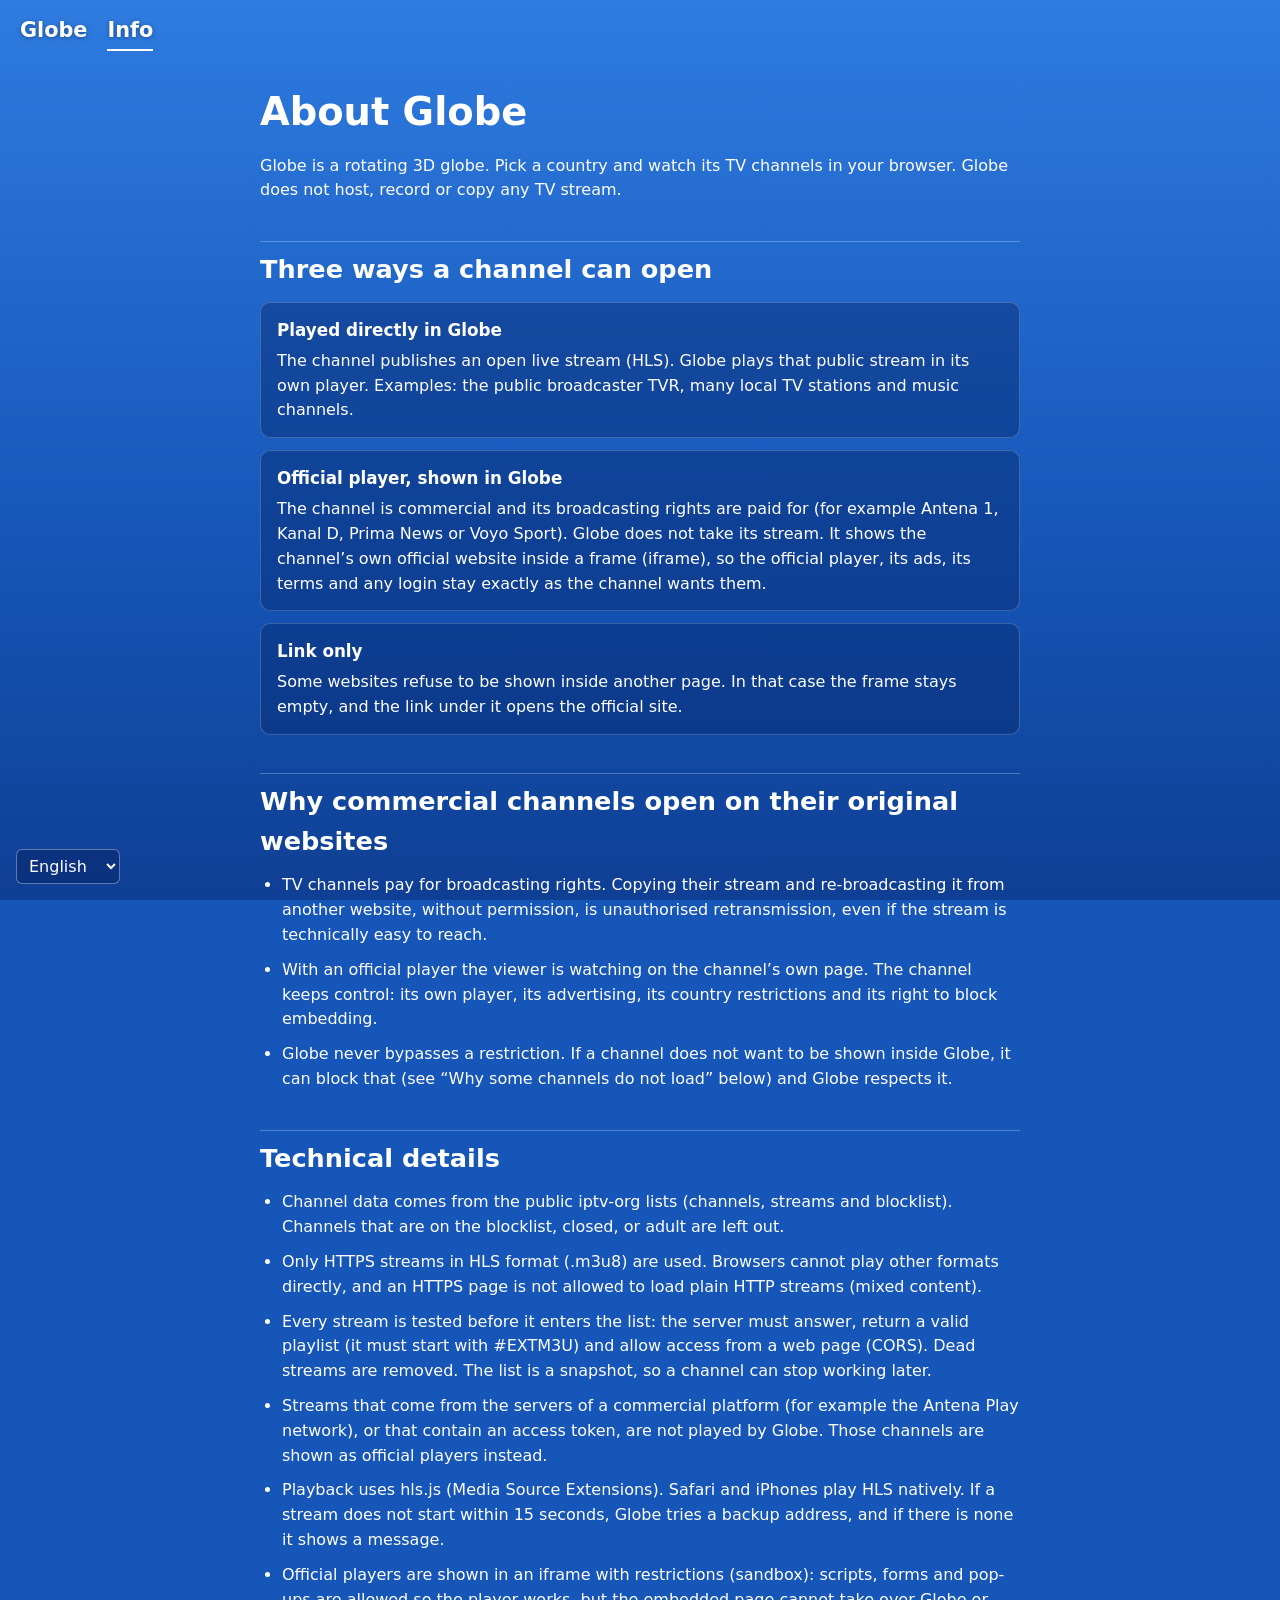
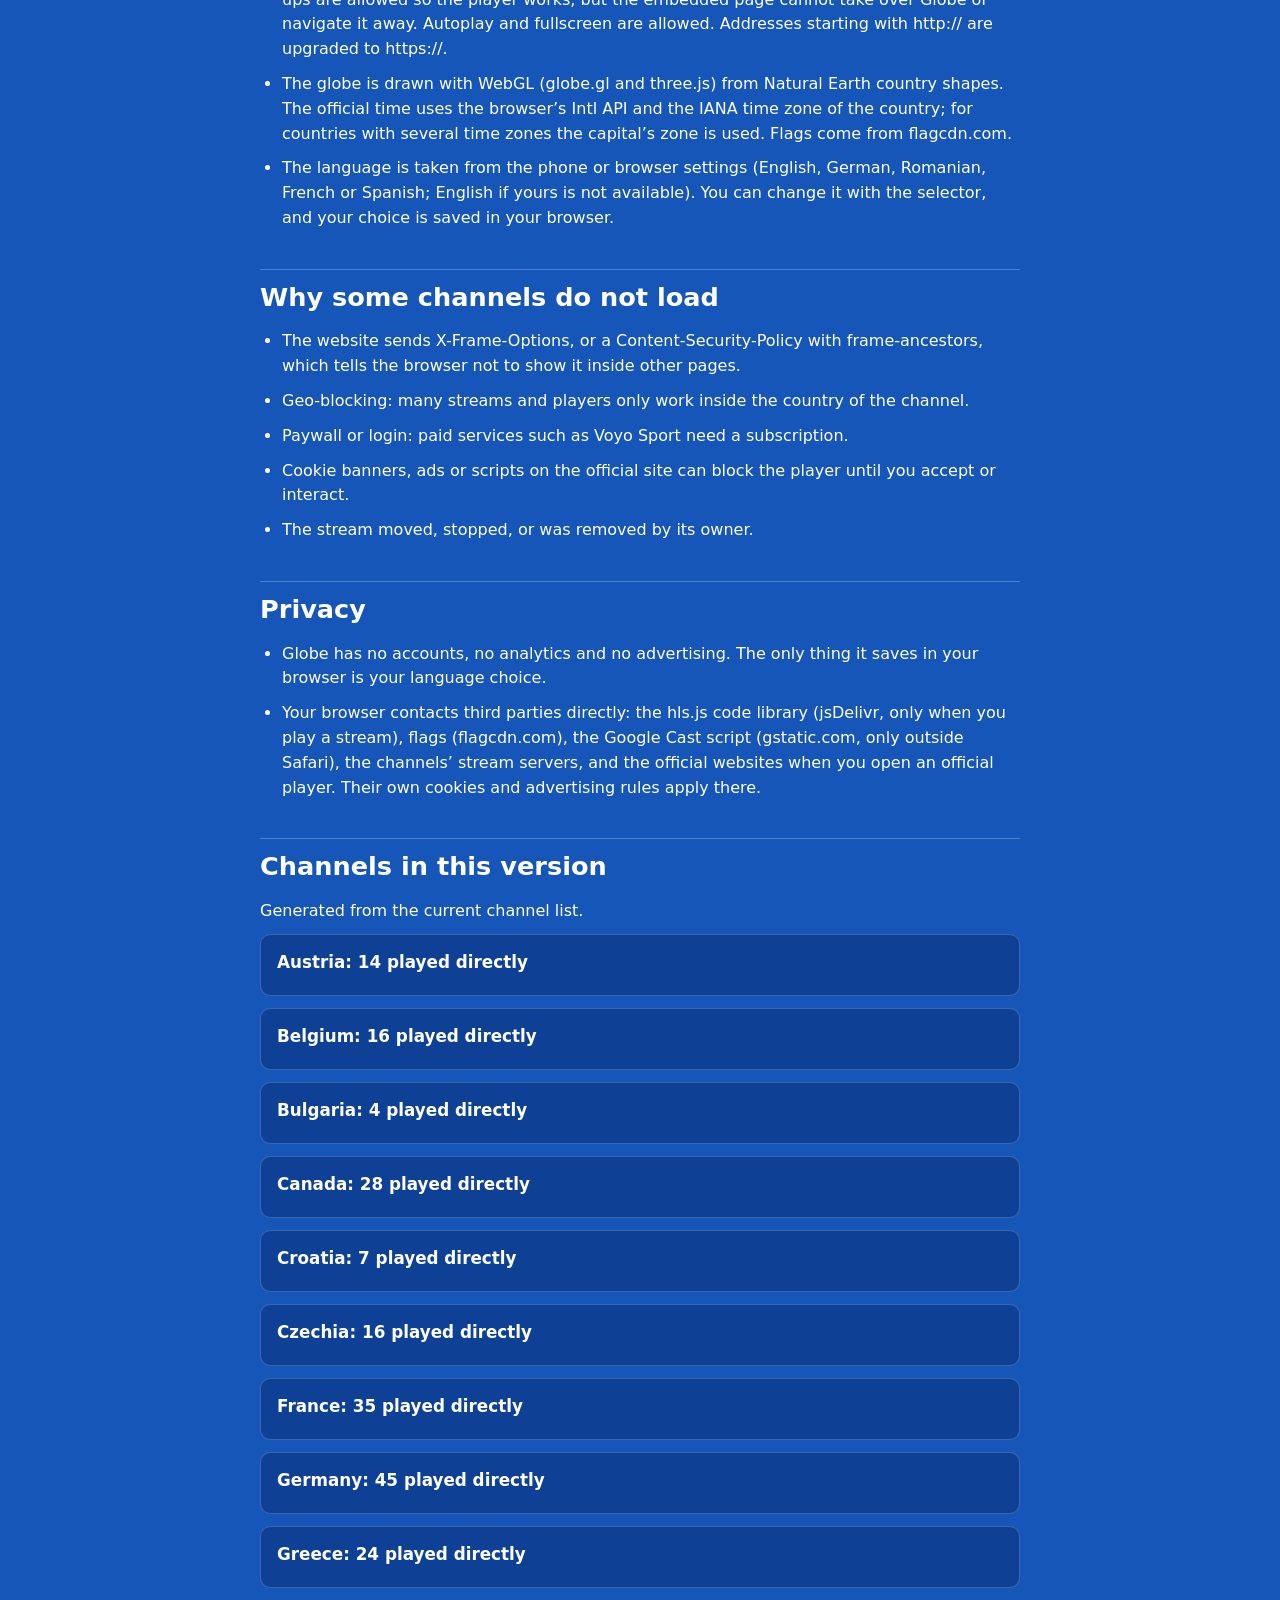
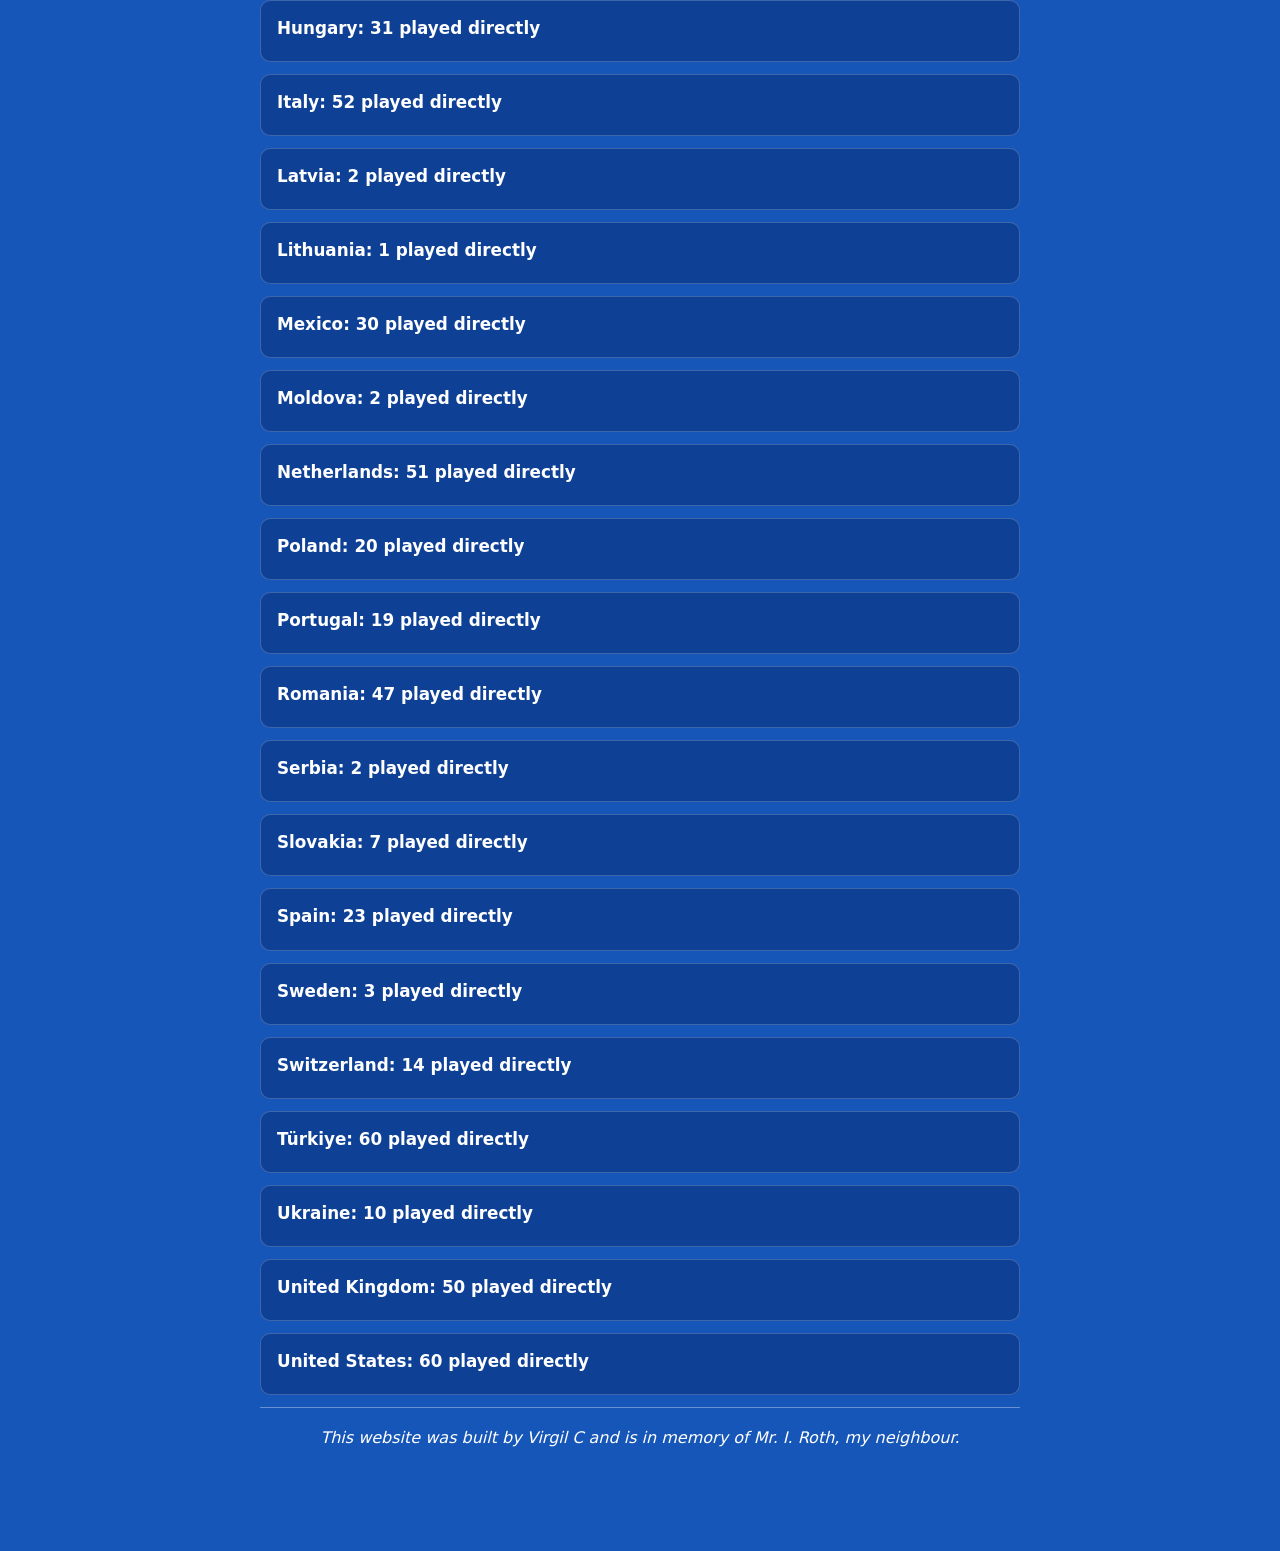
<file: info.html>
<!DOCTYPE html>
<html lang="en">
<head>
  <meta charset="UTF-8">
  <meta name="viewport" content="width=device-width, initial-scale=1.0">
  <title>Info - Globe</title>
  <link rel="icon" type="image/svg+xml" href="favicon.svg">
  <link rel="stylesheet" href="css/common.css?v=25">
  <link rel="stylesheet" href="css/info.css?v=25">
</head>
<body class="info-page">
  <nav class="topnav">
    <a href="index.html" data-i18n="navGlobe"></a>
    <a href="info.html" class="active" data-i18n="navInfo"></a>
  </nav>

  <select id="lang-select" class="lang-select" data-i18n-aria="language">
    <option value="en">English</option>
    <option value="de">Deutsch</option>
    <option value="ro">Română</option>
    <option value="fr">Français</option>
    <option value="es">Español</option>
  </select>

  <main class="info">
    <h1 data-i18n="infoH1"></h1>
    <p data-i18n="introP1"></p>

    <h2 data-i18n="sec1Title"></h2>
    <div class="card">
      <h3 data-i18n="way1Title"></h3>
      <p data-i18n="way1Text"></p>
    </div>
    <div class="card">
      <h3 data-i18n="way2Title"></h3>
      <p data-i18n="way2Text"></p>
    </div>
    <div class="card">
      <h3 data-i18n="way3Title"></h3>
      <p data-i18n="way3Text"></p>
    </div>

    <h2 data-i18n="sec2Title"></h2>
    <ul>
      <li data-i18n="why1"></li>
      <li data-i18n="why2"></li>
      <li data-i18n="why3"></li>
    </ul>

    <h2 data-i18n="sec3Title"></h2>
    <ul>
      <li data-i18n="tech1"></li>
      <li data-i18n="tech2"></li>
      <li data-i18n="tech3"></li>
      <li data-i18n="tech4"></li>
      <li data-i18n="tech5"></li>
      <li data-i18n="tech6"></li>
      <li data-i18n="tech7"></li>
      <li data-i18n="tech8"></li>
    </ul>

    <h2 data-i18n="sec4Title"></h2>
    <ul>
      <li data-i18n="fail1"></li>
      <li data-i18n="fail2"></li>
      <li data-i18n="fail3"></li>
      <li data-i18n="fail4"></li>
      <li data-i18n="fail5"></li>
    </ul>

    <h2 data-i18n="sec5Title"></h2>
    <ul>
      <li data-i18n="privacy1"></li>
      <li data-i18n="privacy2"></li>
    </ul>

    <h2 data-i18n="sec6Title"></h2>
    <p data-i18n="channelsIntro"></p>
    <div id="channel-summary"></div>

    <p class="dedication" data-i18n="dedication"></p>
  </main>

  <script src="i18n/en.js?v=25"></script>
  <script src="i18n/de.js?v=25"></script>
  <script src="i18n/ro.js?v=25"></script>
  <script src="i18n/fr.js?v=25"></script>
  <script src="i18n/es.js?v=25"></script>
  <script src="i18n/info-en.js?v=25"></script>
  <script src="i18n/info-de.js?v=25"></script>
  <script src="i18n/info-ro.js?v=25"></script>
  <script src="js/i18n.js?v=25"></script>
  <script src="data/channels.js?v=25"></script>
  <script src="js/info.js?v=25"></script>
</body>
</html>
</file>
<file: css/common.css>
/* Shared by the Globe page and the Info page. */

.topnav {
  position: fixed;
  top: 14px;
  left: 20px;
  z-index: 20;
  display: flex;
  gap: 20px;
}

.topnav a {
  color: #ffffff;
  font-size: clamp(1rem, 3vw, 1.3rem);
  font-weight: 600;
  text-decoration: none;
  padding-bottom: 3px;
  border-bottom: 2px solid transparent;
  text-shadow: 0 1px 4px rgba(0, 0, 0, 0.35);
}

.topnav a:hover {
  border-bottom-color: rgba(255, 255, 255, 0.6);
}

.topnav a.active {
  border-bottom-color: #ffffff;
}

.lang-select {
  position: fixed;
  left: 16px;
  bottom: 16px;
  z-index: 20;
  padding: 6px 8px;
  border: 1px solid rgba(255, 255, 255, 0.35);
  border-radius: 6px;
  background: rgba(8, 40, 110, 0.6);
  color: #ffffff;
  font: inherit;
  cursor: pointer;
}

.lang-select option {
  color: #000000;
}
</file>
<file: css/info.css>
html {
  background: #1556b8;
}

html, body {
  margin: 0;
  min-height: 100%;
}

body.info-page {
  background: linear-gradient(180deg, #2f7be0 0%, #1556b8 60%, #0f3f94 100%) fixed;
  color: #ffffff;
  font-family: system-ui, sans-serif;
  line-height: 1.55;
}

.info {
  max-width: 760px;
  margin: 0 auto;
  padding: 72px 20px 90px;
}

.info h1 {
  font-size: clamp(1.7rem, 5vw, 2.4rem);
  margin: 10px 0 12px;
}

.info h2 {
  font-size: clamp(1.2rem, 3.4vw, 1.6rem);
  margin: 38px 0 12px;
  padding-top: 8px;
  border-top: 1px solid rgba(255, 255, 255, 0.25);
}

.info h3 {
  margin: 0 0 6px;
  font-size: 1.05rem;
}

.info p {
  margin: 0 0 10px;
}

.info ul {
  margin: 0;
  padding-left: 22px;
}

.info li {
  margin-bottom: 10px;
}

.card {
  background: rgba(8, 40, 110, 0.45);
  border: 1px solid rgba(255, 255, 255, 0.2);
  border-radius: 10px;
  padding: 14px 16px;
  margin-bottom: 12px;
}

.card p:last-child {
  margin-bottom: 0;
}

.summary-label {
  font-size: 0.8rem;
  text-transform: uppercase;
  letter-spacing: 0.06em;
  opacity: 0.75;
  margin-bottom: 2px;
}

.summary-names {
  font-size: 0.95rem;
  opacity: 0.95;
}

.dedication {
  margin-top: 48px;
  padding-top: 18px;
  border-top: 1px solid rgba(255, 255, 255, 0.35);
  font-style: italic;
  text-align: center;
}
</file>
